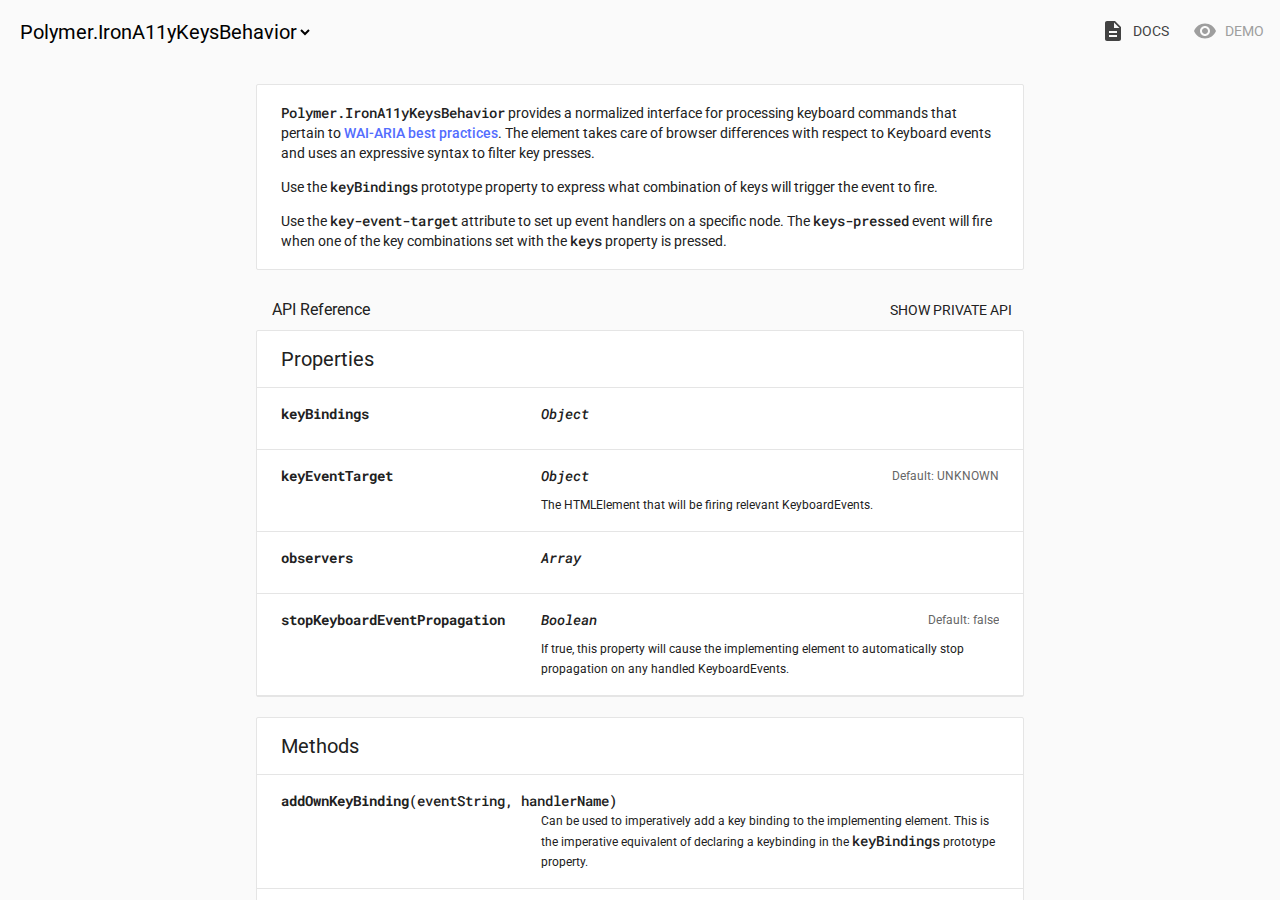
<file: components/iron-a11y-keys-behavior/index.html>
<!doctype html>
<!--
@license
Copyright (c) 2015 The Polymer Project Authors. All rights reserved.
This code may only be used under the BSD style license found at http://polymer.github.io/LICENSE
The complete set of authors may be found at http://polymer.github.io/AUTHORS
The complete set of contributors may be found at http://polymer.github.io/CONTRIBUTORS
Code distributed by Google as part of the polymer project is also
subject to an additional IP rights grant found at http://polymer.github.io/PATENTS
-->
<html>
<head>

  <title>iron-a11y-keys-behavior</title>
  <script src="../webcomponentsjs/webcomponents-lite.js"></script>
  <link rel="import" href="../iron-component-page/iron-component-page.html">

</head>
<body>

  <iron-component-page></iron-component-page>

</body>
</html>
</file>
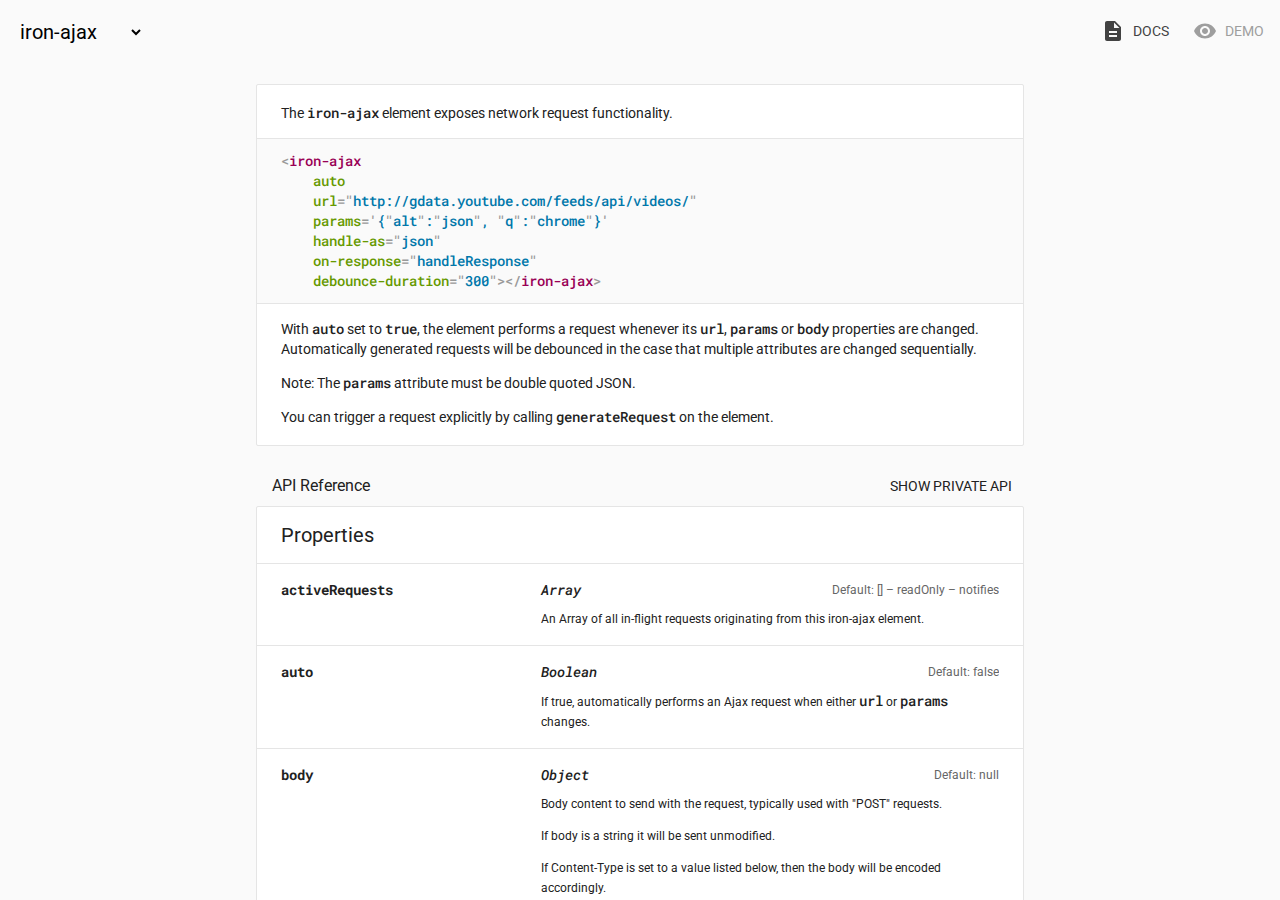
<file: components/iron-ajax/index.html>
<!doctype html>
<!--
Copyright (c) 2015 The Polymer Project Authors. All rights reserved.
This code may only be used under the BSD style license found at http://polymer.github.io/LICENSE
The complete set of authors may be found at http://polymer.github.io/AUTHORS
The complete set of contributors may be found at http://polymer.github.io/CONTRIBUTORS
Code distributed by Google as part of the polymer project is also
subject to an additional IP rights grant found at http://polymer.github.io/PATENTS
-->
<html>
<head>

  <title>iron-ajax</title>
  <meta charset="utf-8">
  <meta name="viewport" content="width=device-width, initial-scale=1.0">

  <script src="../webcomponentsjs/webcomponents-lite.js"></script>
  <link rel="import" href="../iron-component-page/iron-component-page.html">

</head>
<body>

  <iron-component-page></iron-component-page>

</body>
</html>
</file>
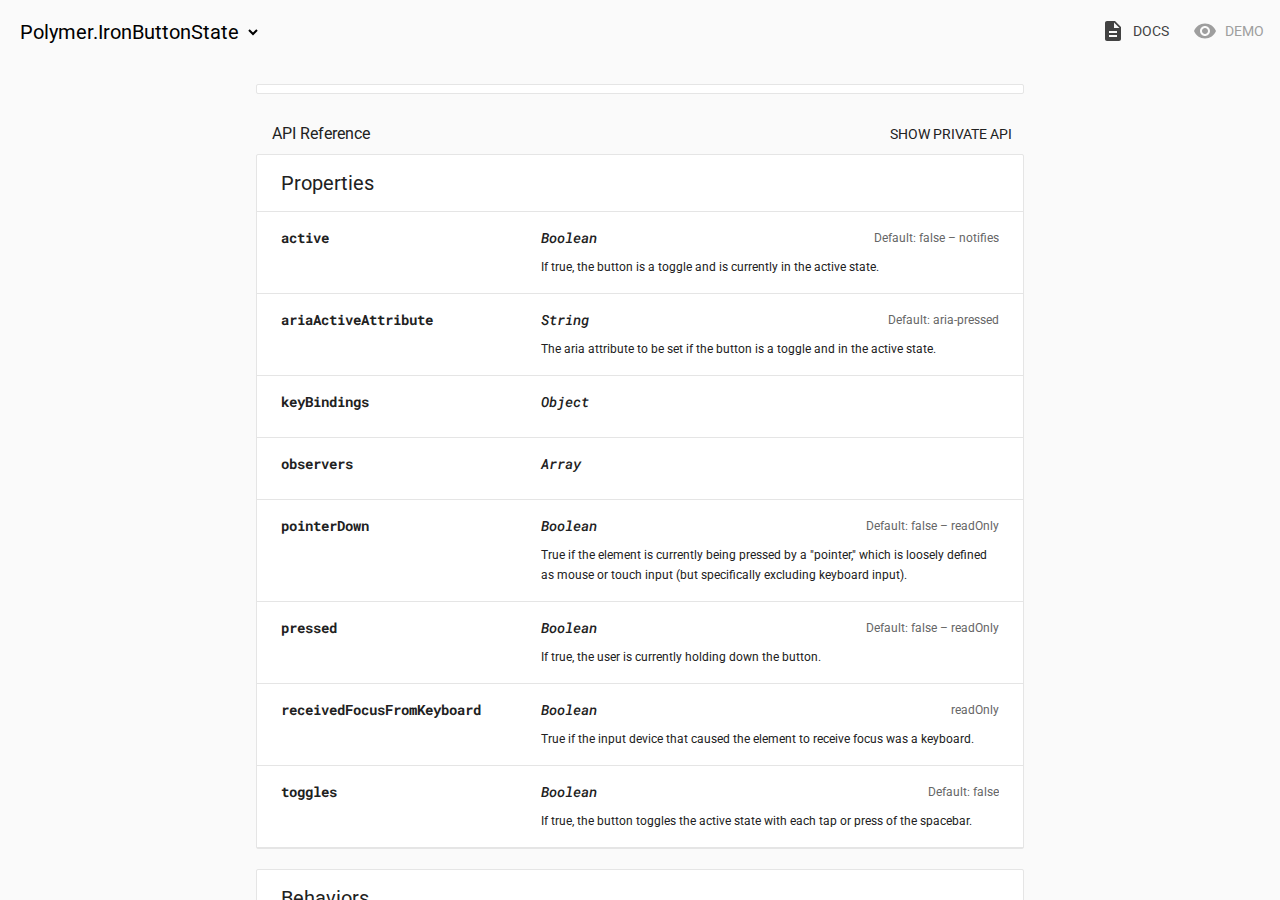
<file: components/iron-behaviors/index.html>
<!doctype html>
<!--
@license
Copyright (c) 2015 The Polymer Project Authors. All rights reserved.
This code may only be used under the BSD style license found at http://polymer.github.io/LICENSE.txt
The complete set of authors may be found at http://polymer.github.io/AUTHORS.txt
The complete set of contributors may be found at http://polymer.github.io/CONTRIBUTORS.txt
Code distributed by Google as part of the polymer project is also
subject to an additional IP rights grant found at http://polymer.github.io/PATENTS.txt
-->
<html>
<head>

  <title>Iron Behaviors</title>
  <meta charset="utf-8">
  <meta name="viewport" content="width=device-width, initial-scale=1.0">

  <script src="../webcomponentsjs/webcomponents-lite.js"></script>
  <link rel="import" href="../iron-component-page/iron-component-page.html">

</head>
<body>

  <iron-component-page src="iron-button-state.html"></iron-component-page>

</body>
</html>
</file>
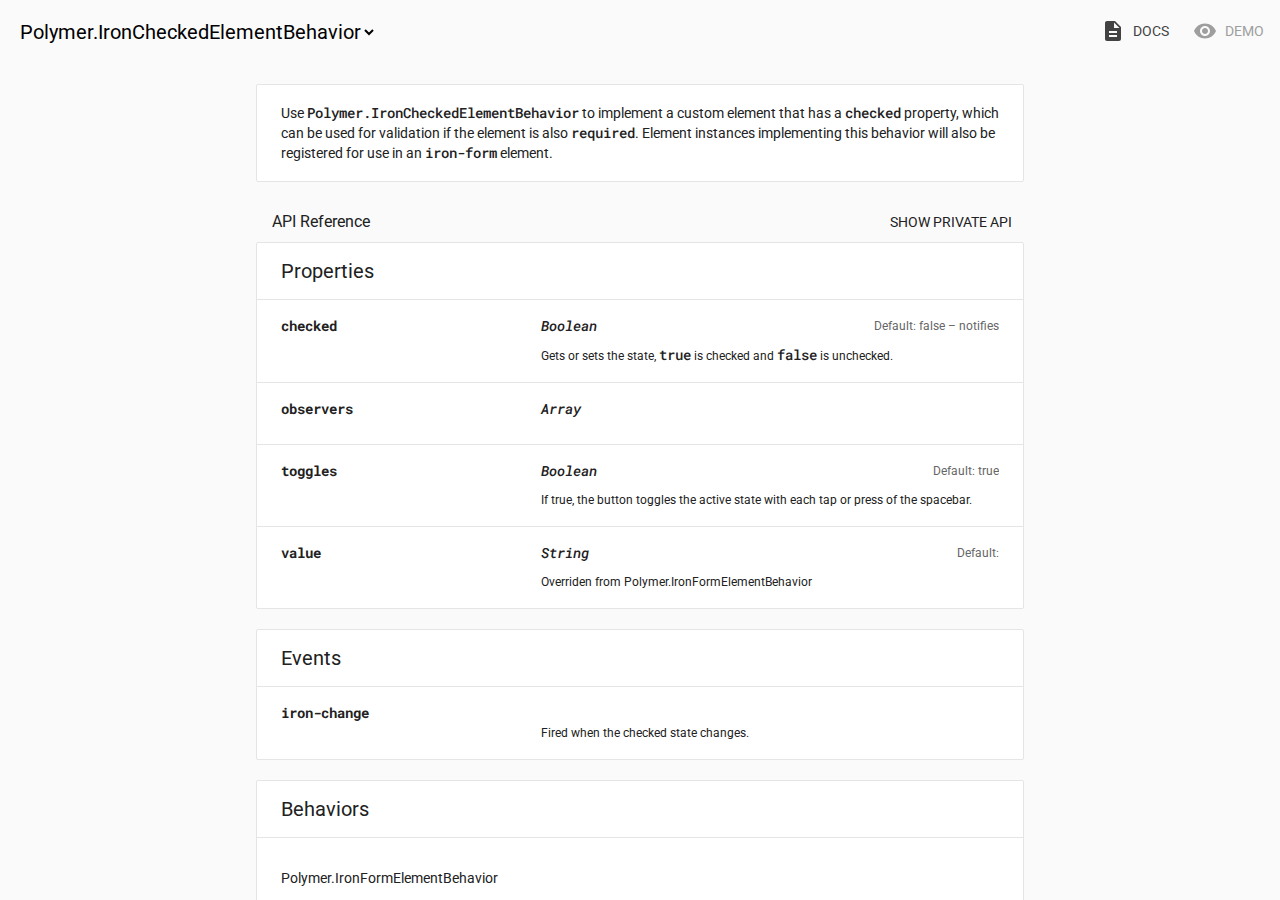
<file: components/iron-checked-element-behavior/index.html>
<!doctype html>
<!--
@license
Copyright (c) 2015 The Polymer Project Authors. All rights reserved.
This code may only be used under the BSD style license found at http://polymer.github.io/LICENSE.txt
The complete set of authors may be found at http://polymer.github.io/AUTHORS.txt
The complete set of contributors may be found at http://polymer.github.io/CONTRIBUTORS.txt
Code distributed by Google as part of the polymer project is also
subject to an additional IP rights grant found at http://polymer.github.io/PATENTS.txt
-->
<html>
<head>

  <meta charset="utf-8">
  <meta name="viewport" content="width=device-width, minimum-scale=1.0, initial-scale=1.0, user-scalable=yes">

  <title>iron-checked-element-behavior</title>

  <script src="../webcomponentsjs/webcomponents-lite.js"></script>

  <link rel="import" href="../polymer/polymer.html">
  <link rel="import" href="../iron-component-page/iron-component-page.html">

</head>
<body>

  <iron-component-page></iron-component-page>

</body>
</html>
</file>
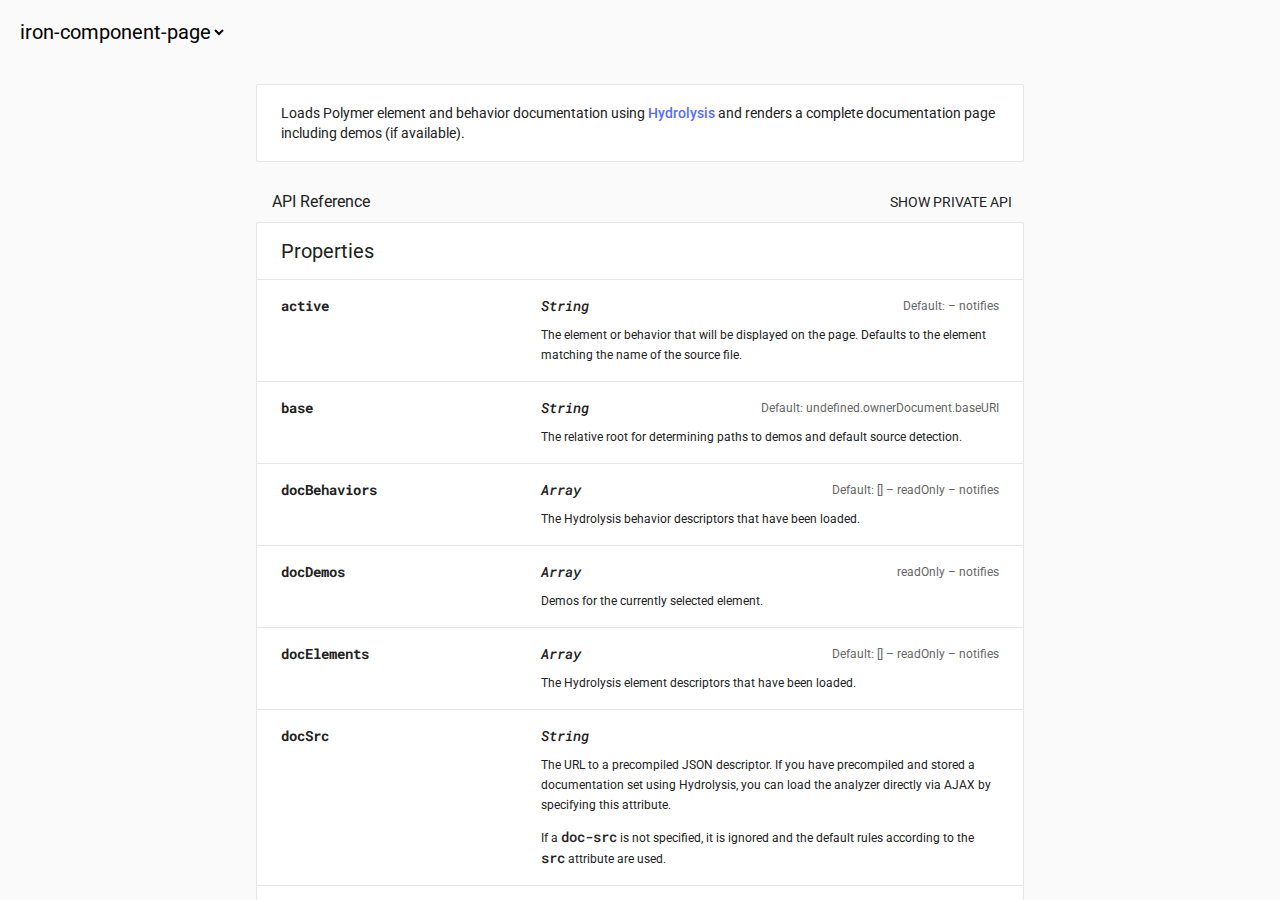
<file: components/iron-component-page/index.html>
<!doctype html>
<!--
@license
Copyright (c) 2015 The Polymer Project Authors. All rights reserved.
This code may only be used under the BSD style license found at http://polymer.github.io/LICENSE
The complete set of authors may be found at http://polymer.github.io/AUTHORS
The complete set of contributors may be found at http://polymer.github.io/CONTRIBUTORS
Code distributed by Google as part of the polymer project is also
subject to an additional IP rights grant found at http://polymer.github.io/PATENTS
-->
<html>
<head>

  <meta charset="utf-8">
  <meta name="viewport" content="width=device-width, initial-scale=1.0">

  <script src="../webcomponentsjs/webcomponents-lite.js"></script>
  <link rel="import" href="../iron-component-page/iron-component-page.html">
</head>
<body>

  <iron-component-page></iron-component-page>

</body>
</html>
</file>
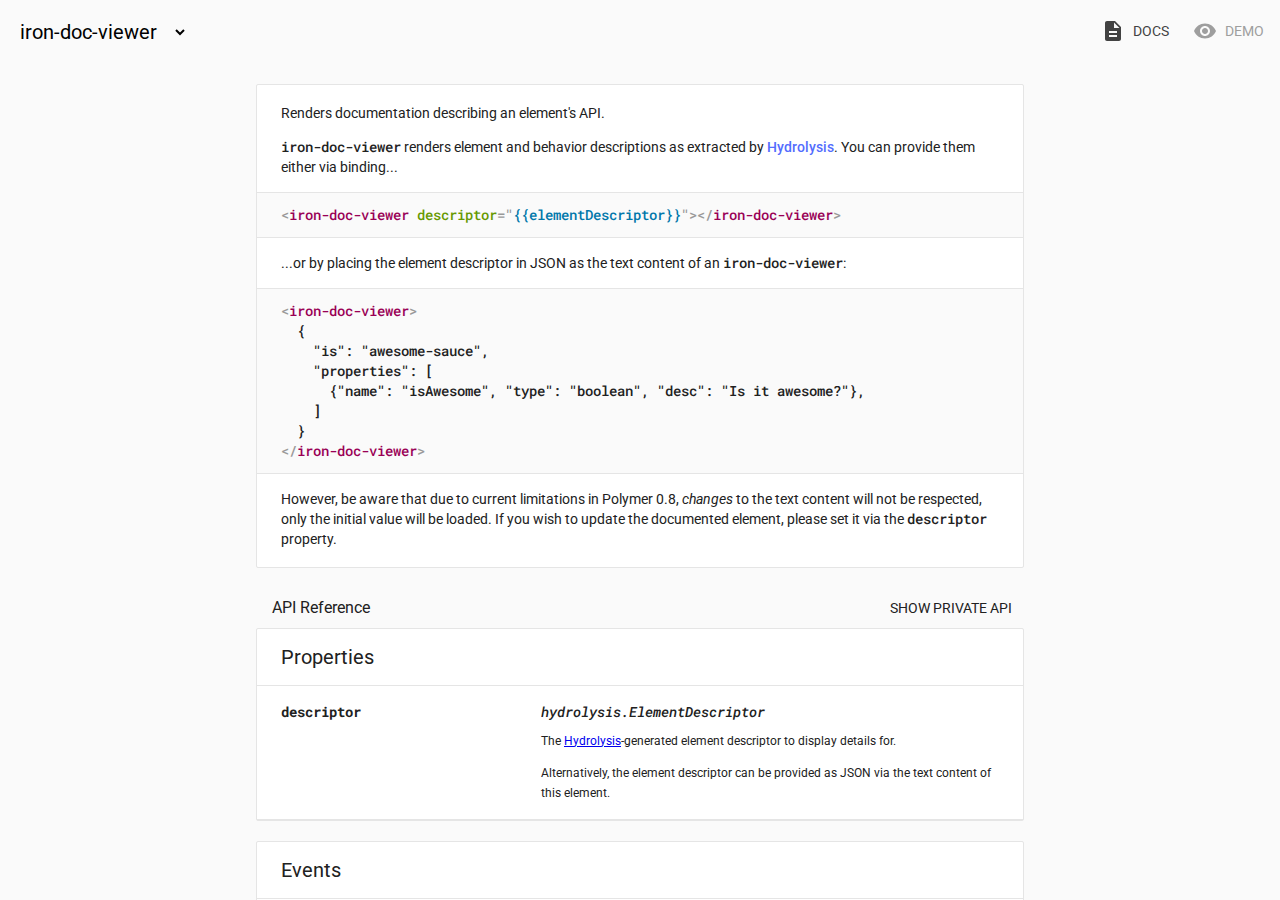
<file: components/iron-doc-viewer/index.html>
<!doctype html>
<!--
Copyright (c) 2014 The Polymer Project Authors. All rights reserved.
This code may only be used under the BSD style license found at http://polymer.github.io/LICENSE
The complete set of authors may be found at http://polymer.github.io/AUTHORS
The complete set of contributors may be found at http://polymer.github.io/CONTRIBUTORS
Code distributed by Google as part of the polymer project is also
subject to an additional IP rights grant found at http://polymer.github.io/PATENTS
-->
<html>
<head>

  <meta charset="utf-8">
  <meta name="viewport" content="width=device-width, initial-scale=1.0">

  <script src="../webcomponentsjs/webcomponents-lite.js"></script>
  <link rel="import" href="../iron-component-page/iron-component-page.html">

</head>
<body>

  <iron-component-page></iron-component-page>

</body>
</html>
</file>
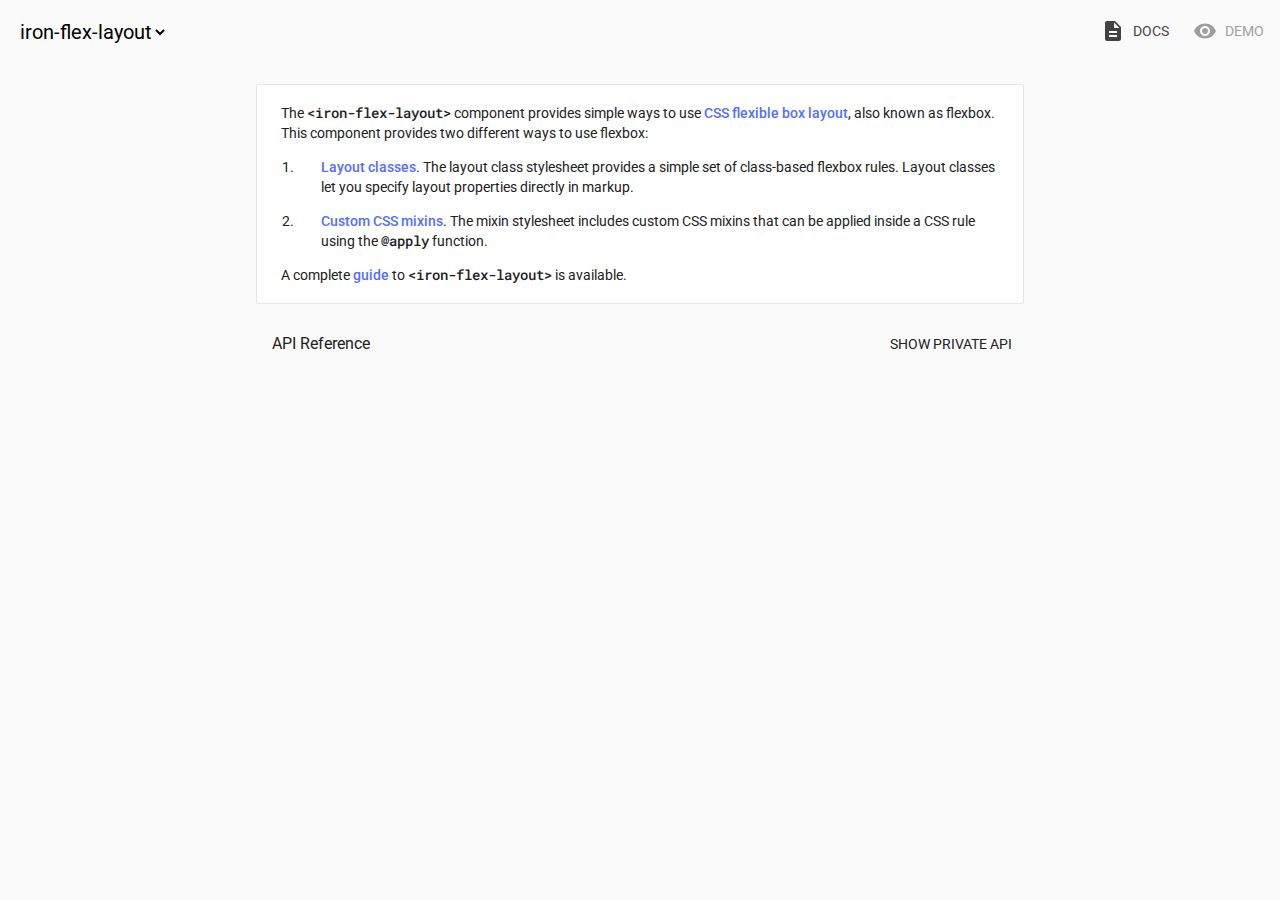
<file: components/iron-flex-layout/index.html>
<!doctype html>
<!--
@license
Copyright (c) 2015 The Polymer Project Authors. All rights reserved.
This code may only be used under the BSD style license found at http://polymer.github.io/LICENSE
The complete set of authors may be found at http://polymer.github.io/AUTHORS
The complete set of contributors may be found at http://polymer.github.io/CONTRIBUTORS
Code distributed by Google as part of the polymer project is also
subject to an additional IP rights grant found at http://polymer.github.io/PATENTS
-->
<html>
<head>

  <title>iron-flex-layout</title>
  <script src="../webcomponentsjs/webcomponents-lite.js"></script>
  <link rel="import" href="../iron-component-page/iron-component-page.html">

</head>
<body>

  <iron-component-page></iron-component-page>

</body>
</html>
</file>
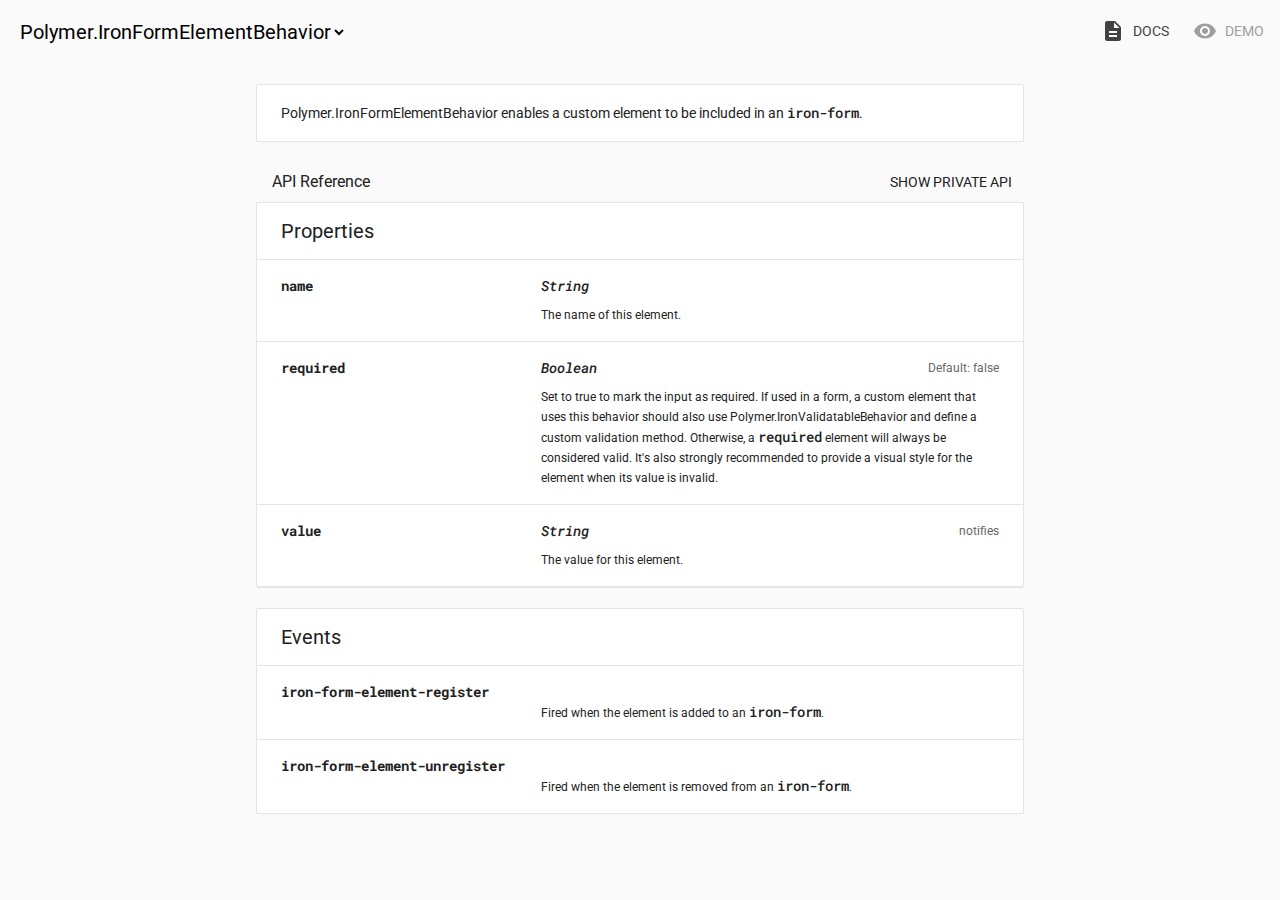
<file: components/iron-form-element-behavior/index.html>
<!doctype html>
<!--
@license
Copyright (c) 2015 The Polymer Project Authors. All rights reserved.
This code may only be used under the BSD style license found at http://polymer.github.io/LICENSE.txt
The complete set of authors may be found at http://polymer.github.io/AUTHORS.txt
The complete set of contributors may be found at http://polymer.github.io/CONTRIBUTORS.txt
Code distributed by Google as part of the polymer project is also
subject to an additional IP rights grant found at http://polymer.github.io/PATENTS.txt
-->
<html>
<head>

  <meta charset="utf-8">
  <meta name="viewport" content="width=device-width, minimum-scale=1.0, initial-scale=1.0, user-scalable=yes">

  <title>iron-form-element-behavior</title>

  <script src="../webcomponentsjs/webcomponents-lite.js"></script>

  <link rel="import" href="../polymer/polymer.html">
  <link rel="import" href="../iron-component-page/iron-component-page.html">

</head>
<body>

  <iron-component-page></iron-component-page>

</body>
</html>
</file>
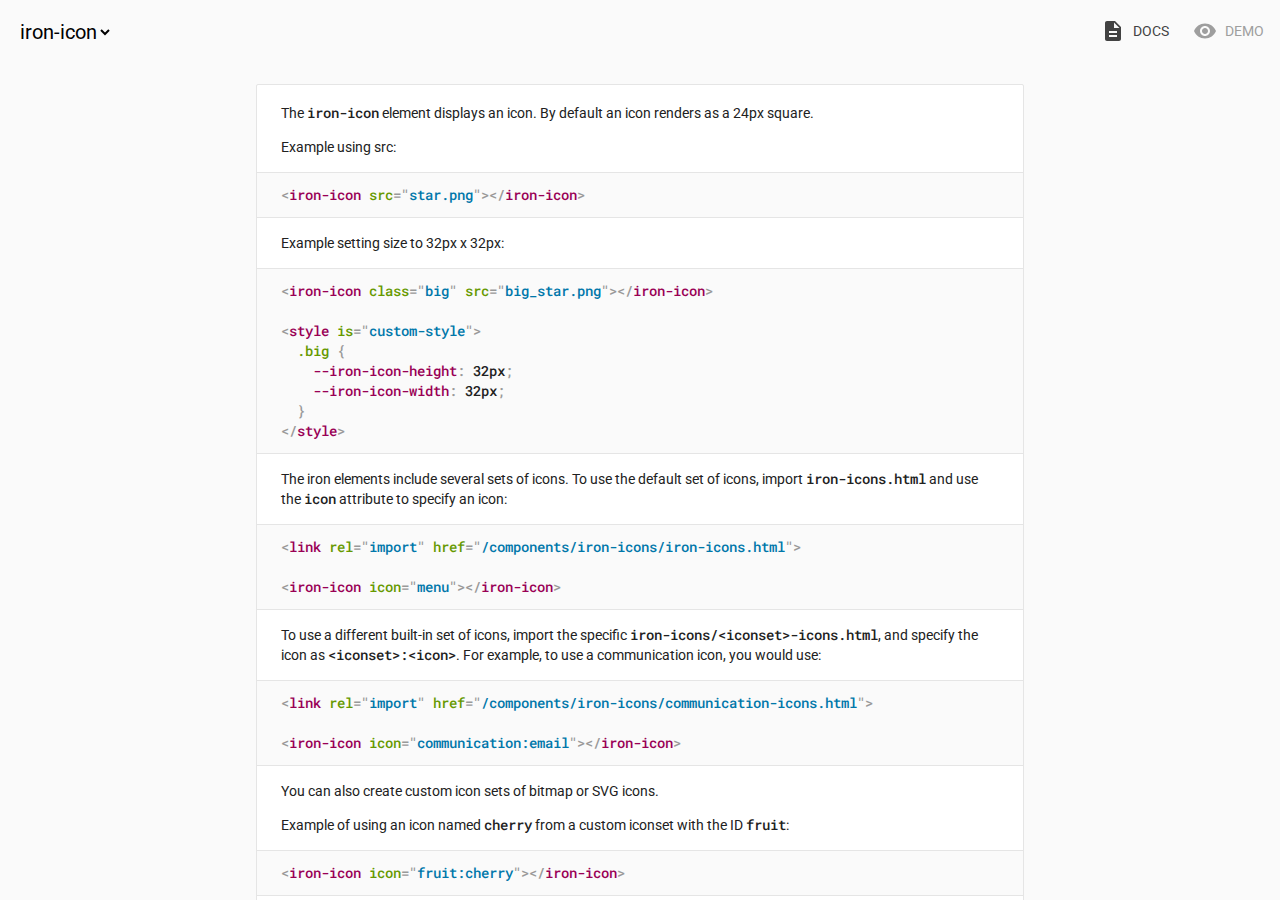
<file: components/iron-icon/index.html>
<!doctype html>
<!--
@license
Copyright (c) 2015 The Polymer Project Authors. All rights reserved.
This code may only be used under the BSD style license found at http://polymer.github.io/LICENSE
The complete set of authors may be found at http://polymer.github.io/AUTHORS
The complete set of contributors may be found at http://polymer.github.io/CONTRIBUTORS
Code distributed by Google as part of the polymer project is also
subject to an additional IP rights grant found at http://polymer.github.io/PATENTS
-->
<html>
<head>

  <meta charset="utf-8">
  <meta name="viewport" content="width=device-width, initial-scale=1.0">

  <script src="../webcomponentsjs/webcomponents-lite.js"></script>
  <link rel="import" href="../iron-component-page/iron-component-page.html">

</head>
<body>

  <iron-component-page></iron-component-page>

</body>
</html>
</file>
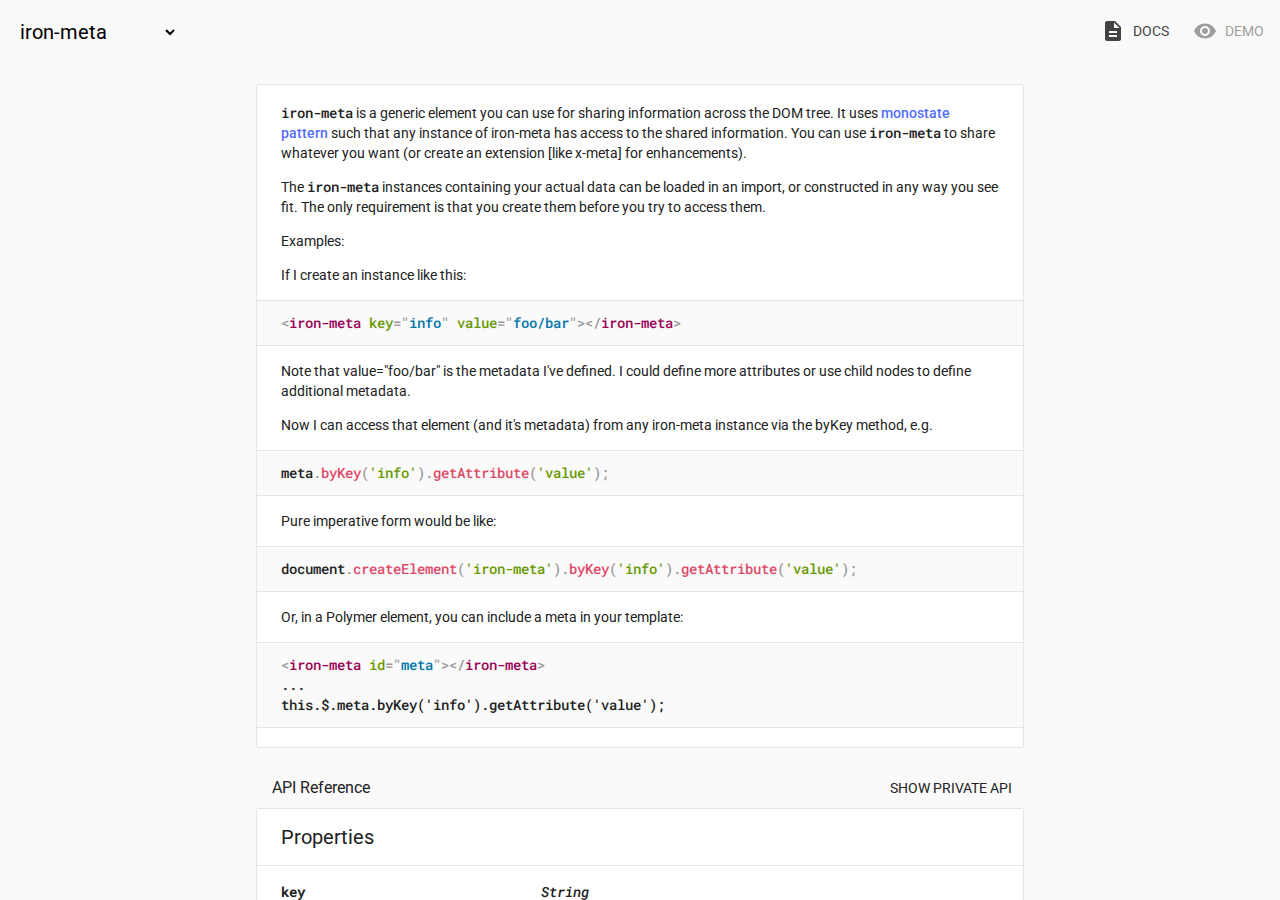
<file: components/iron-meta/index.html>
<!doctype html>
<!--
@license
Copyright (c) 2015 The Polymer Project Authors. All rights reserved.
This code may only be used under the BSD style license found at http://polymer.github.io/LICENSE
The complete set of authors may be found at http://polymer.github.io/AUTHORS
The complete set of contributors may be found at http://polymer.github.io/CONTRIBUTORS
Code distributed by Google as part of the polymer project is also
subject to an additional IP rights grant found at http://polymer.github.io/PATENTS
-->
<html>
<head>

  <meta charset="utf-8">
  <meta name="viewport" content="width=device-width, initial-scale=1.0">
  <title>iron-meta</title>

  <script src="../webcomponentsjs/webcomponents-lite.js"></script>
  <link rel="import" href="../iron-component-page/iron-component-page.html">

</head>
<body>

  <iron-component-page></iron-component-page>

</body>
</html>
</file>
